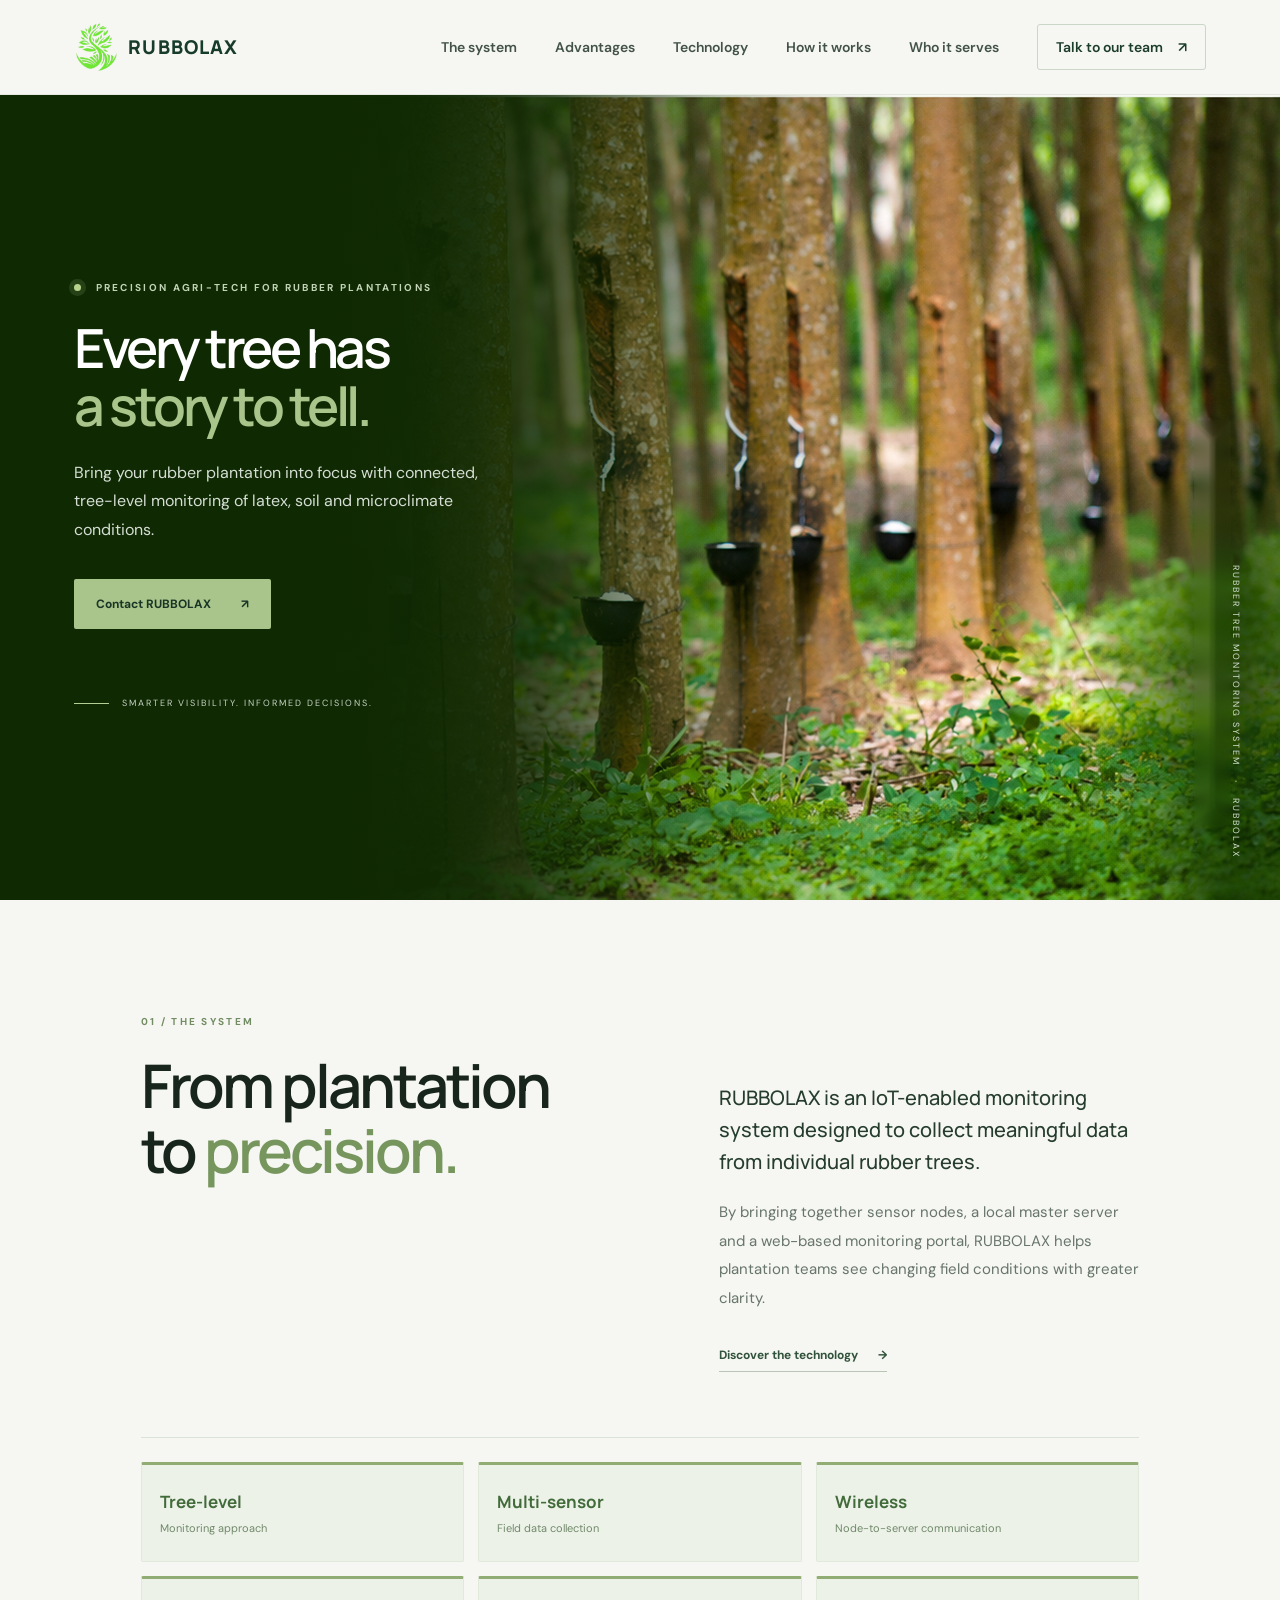
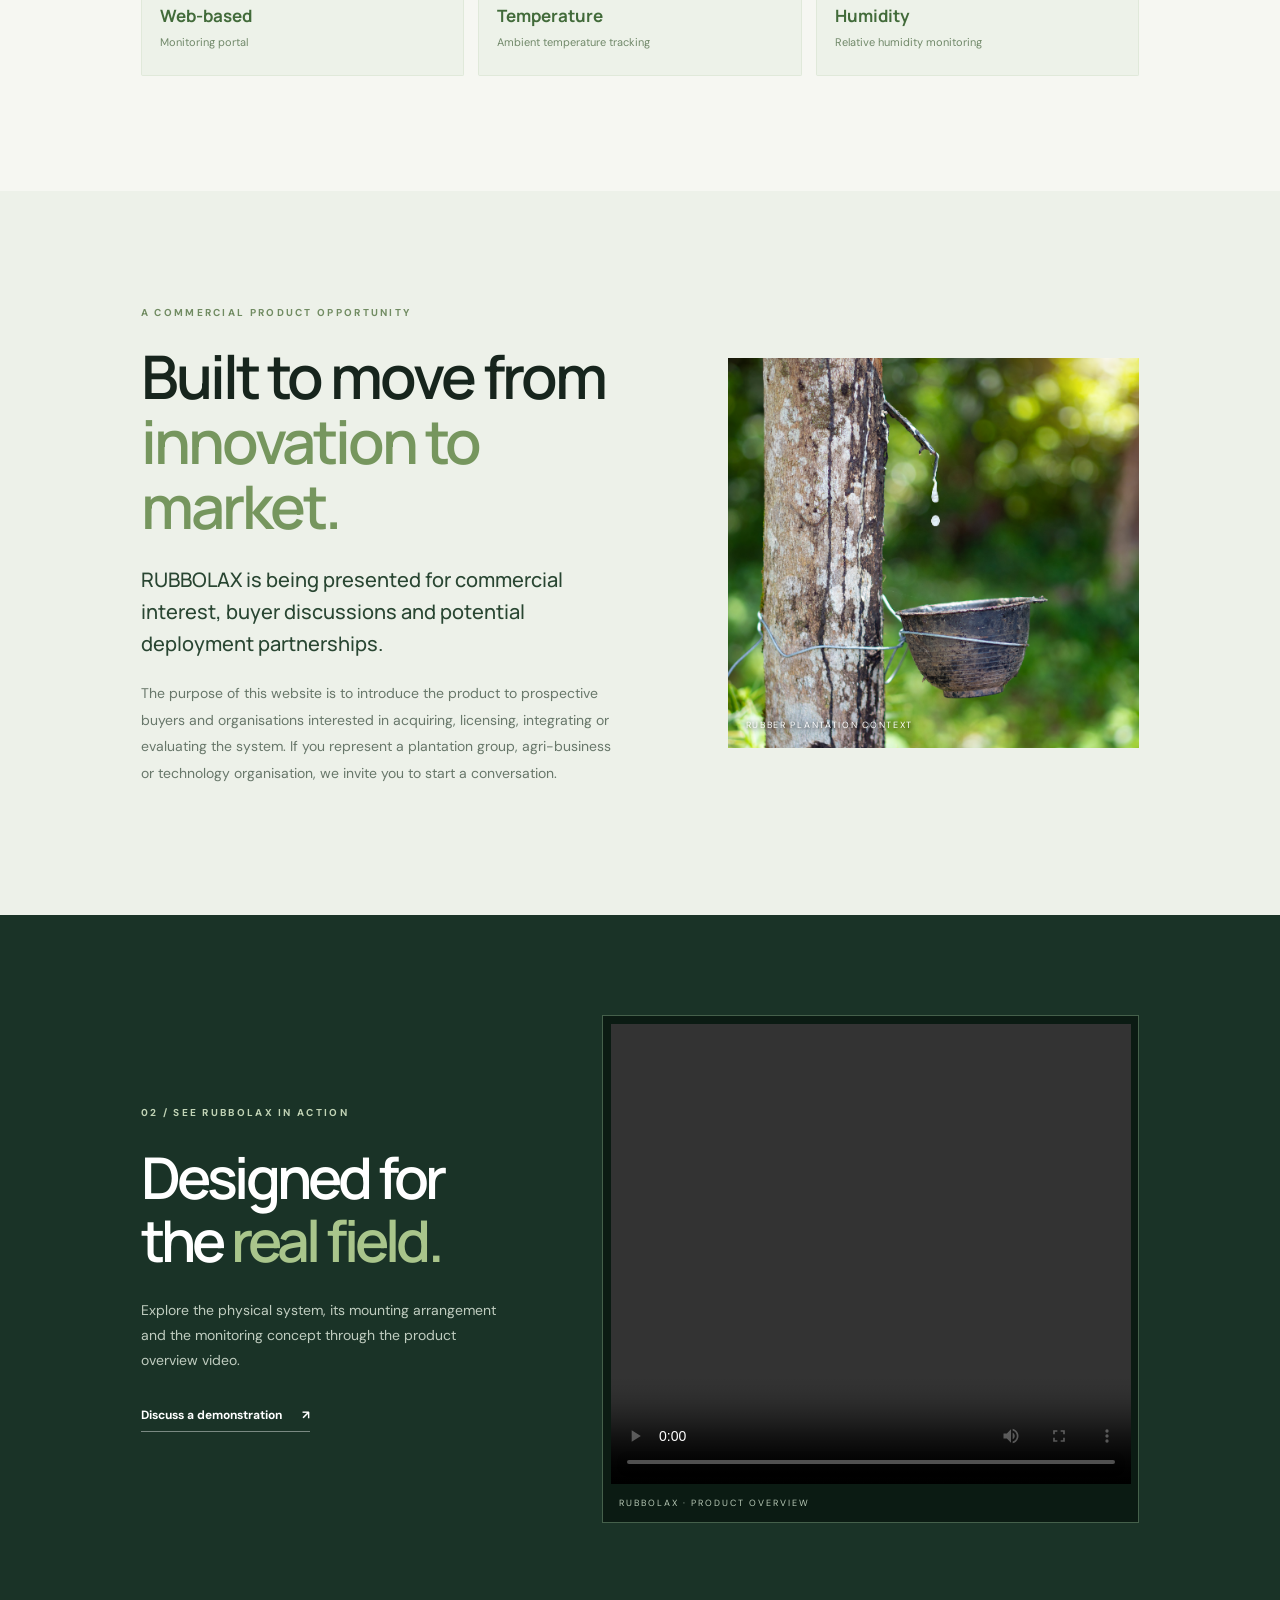
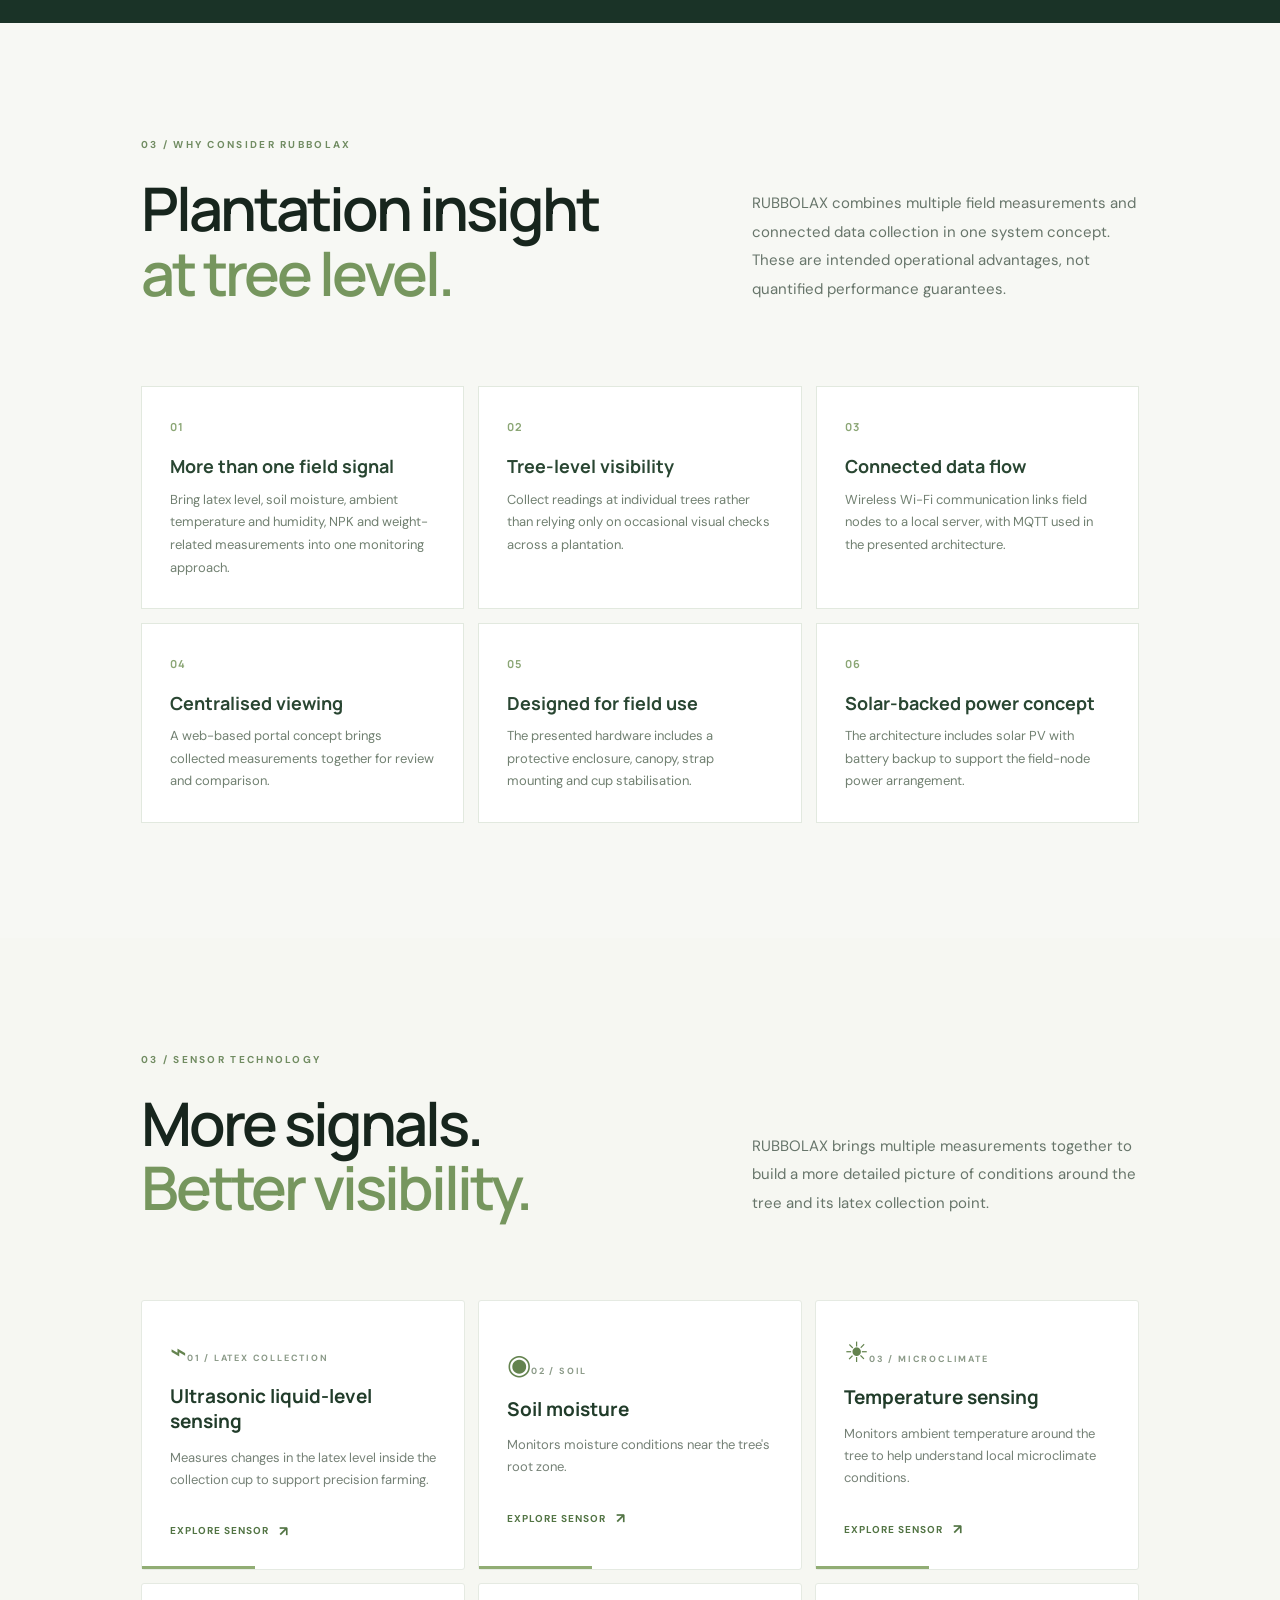
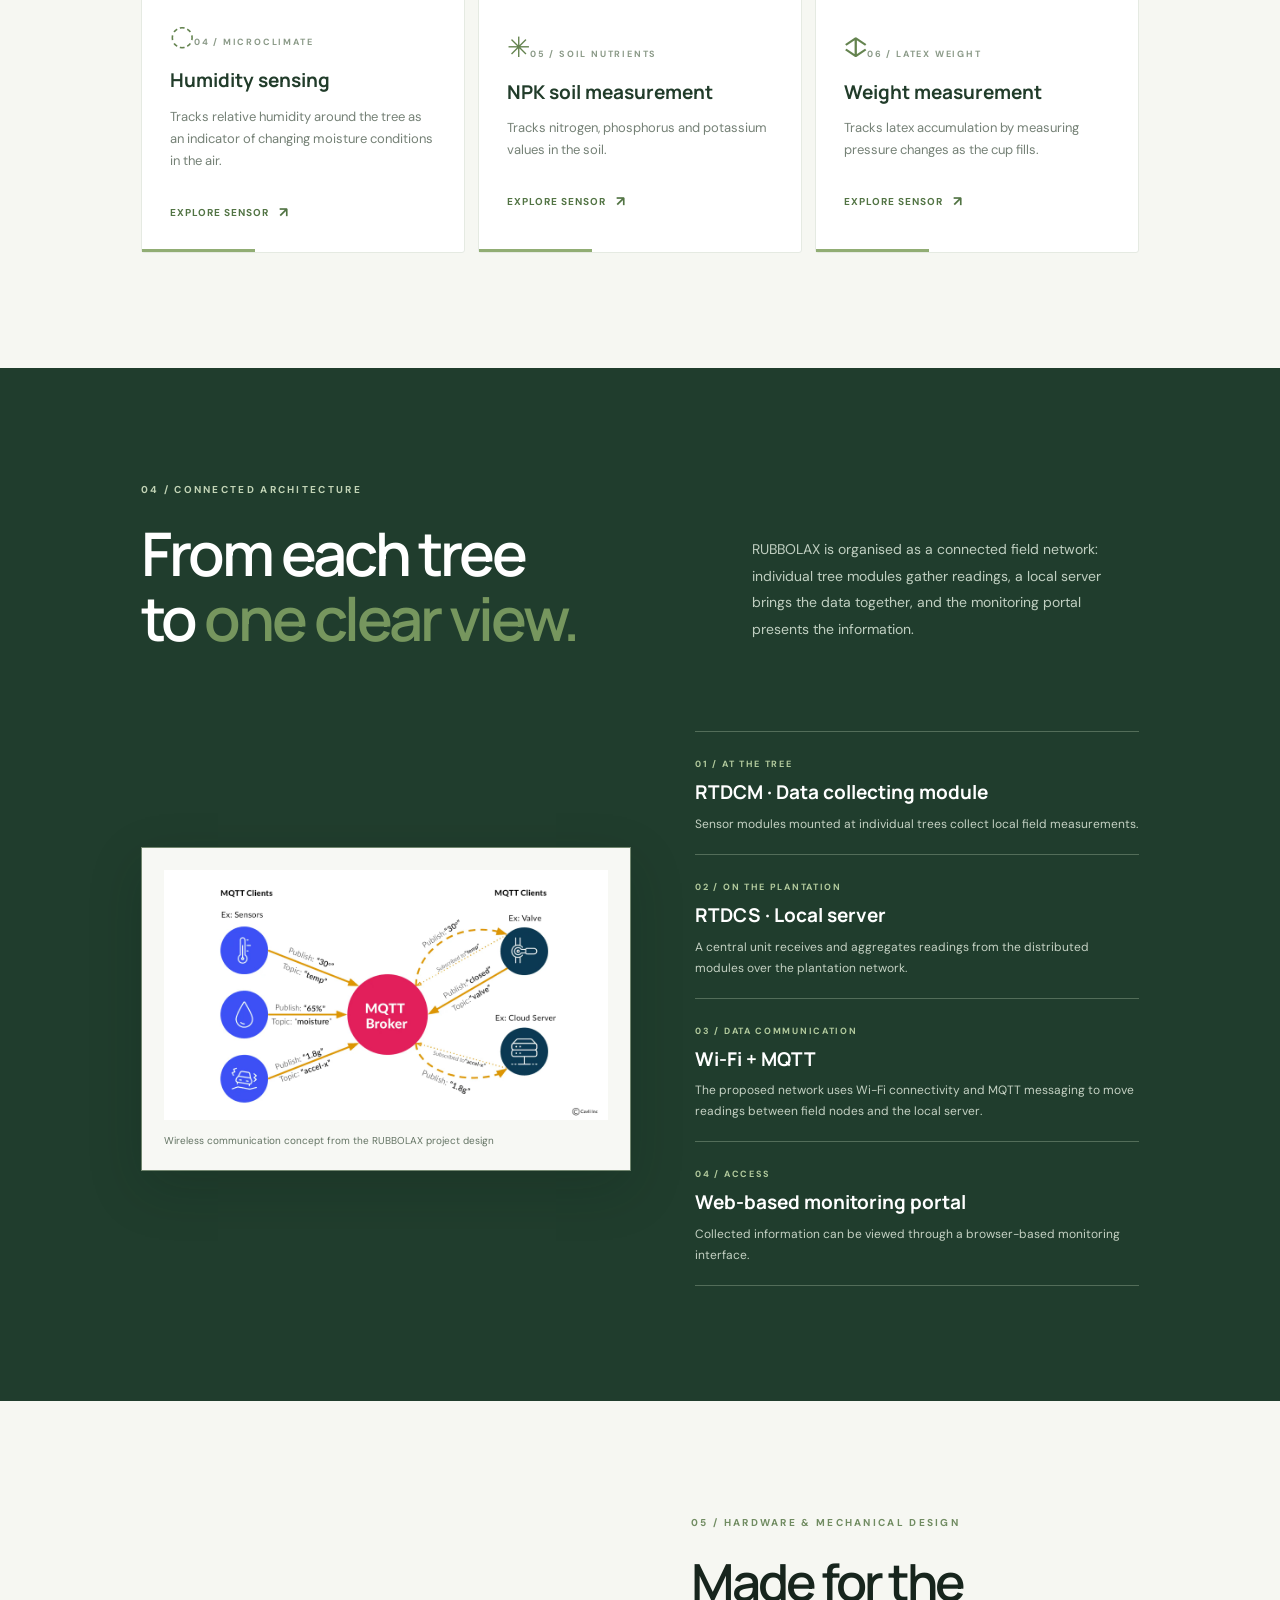
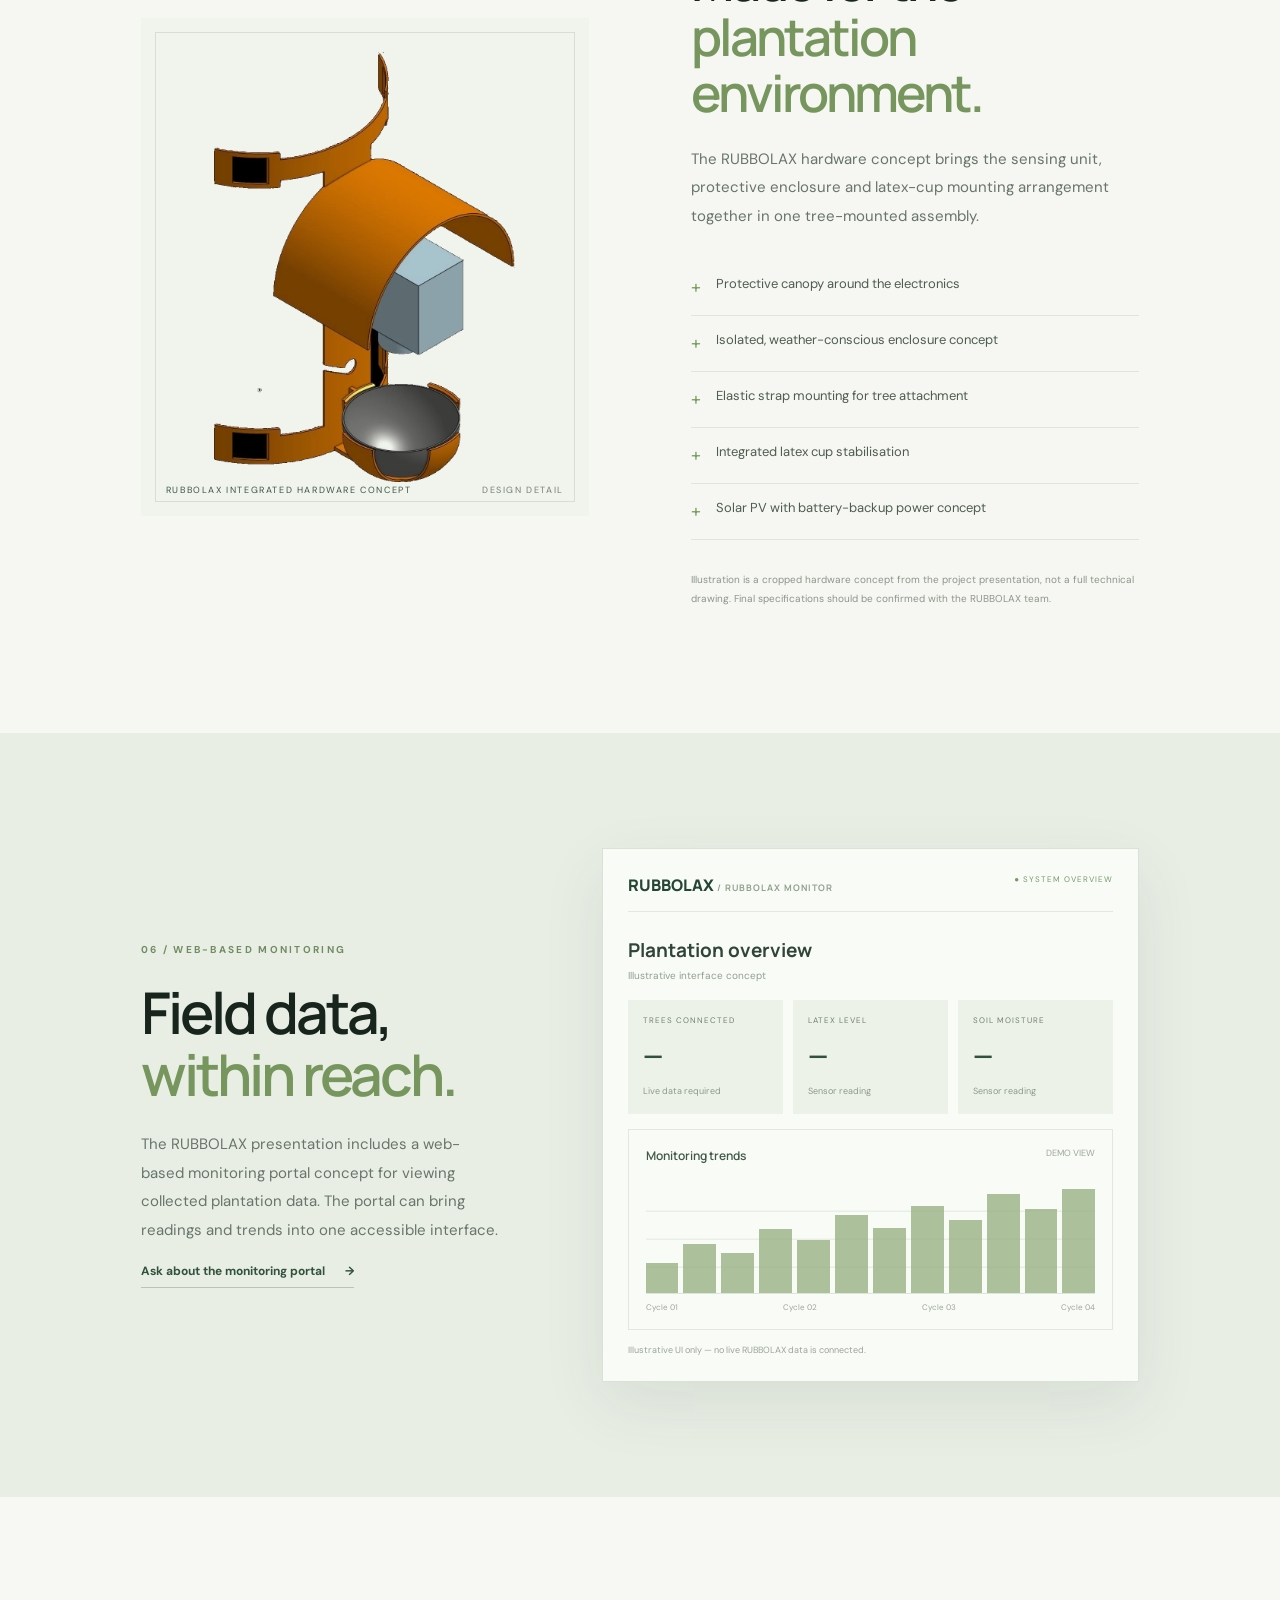
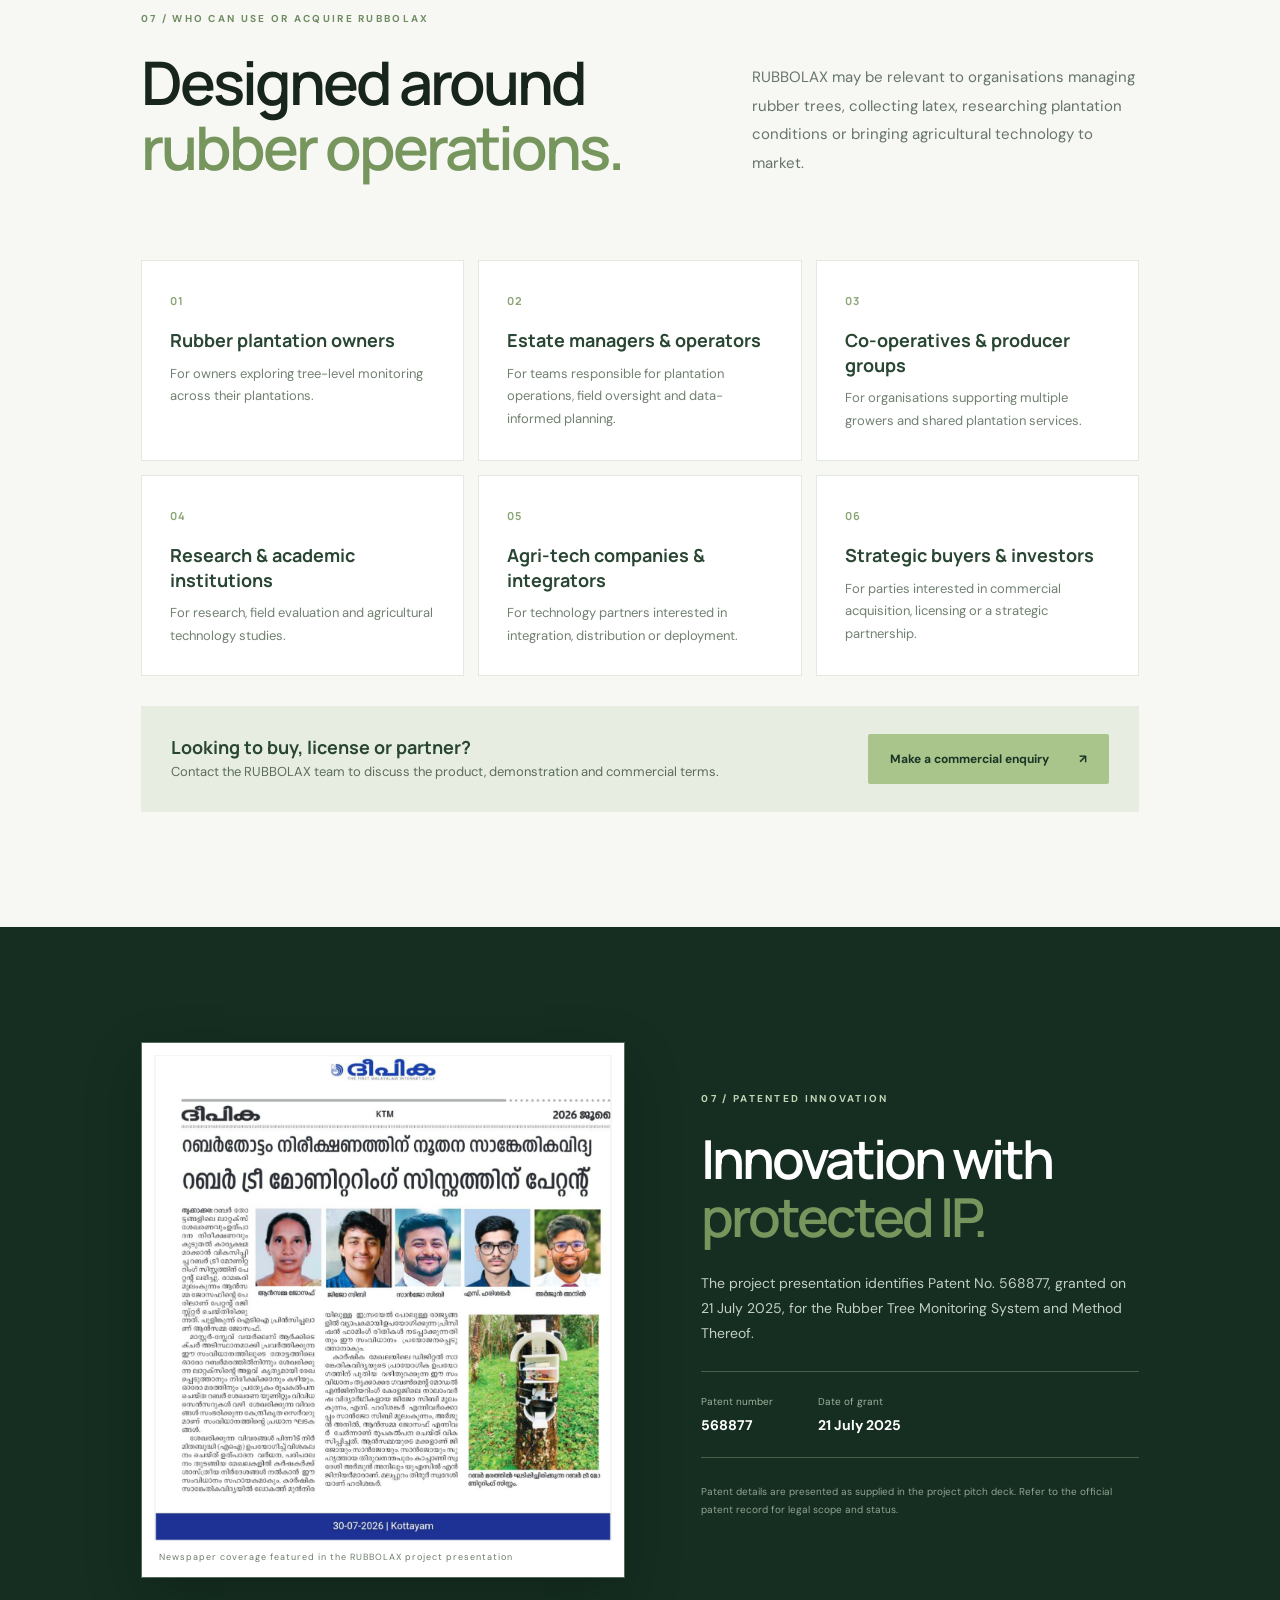
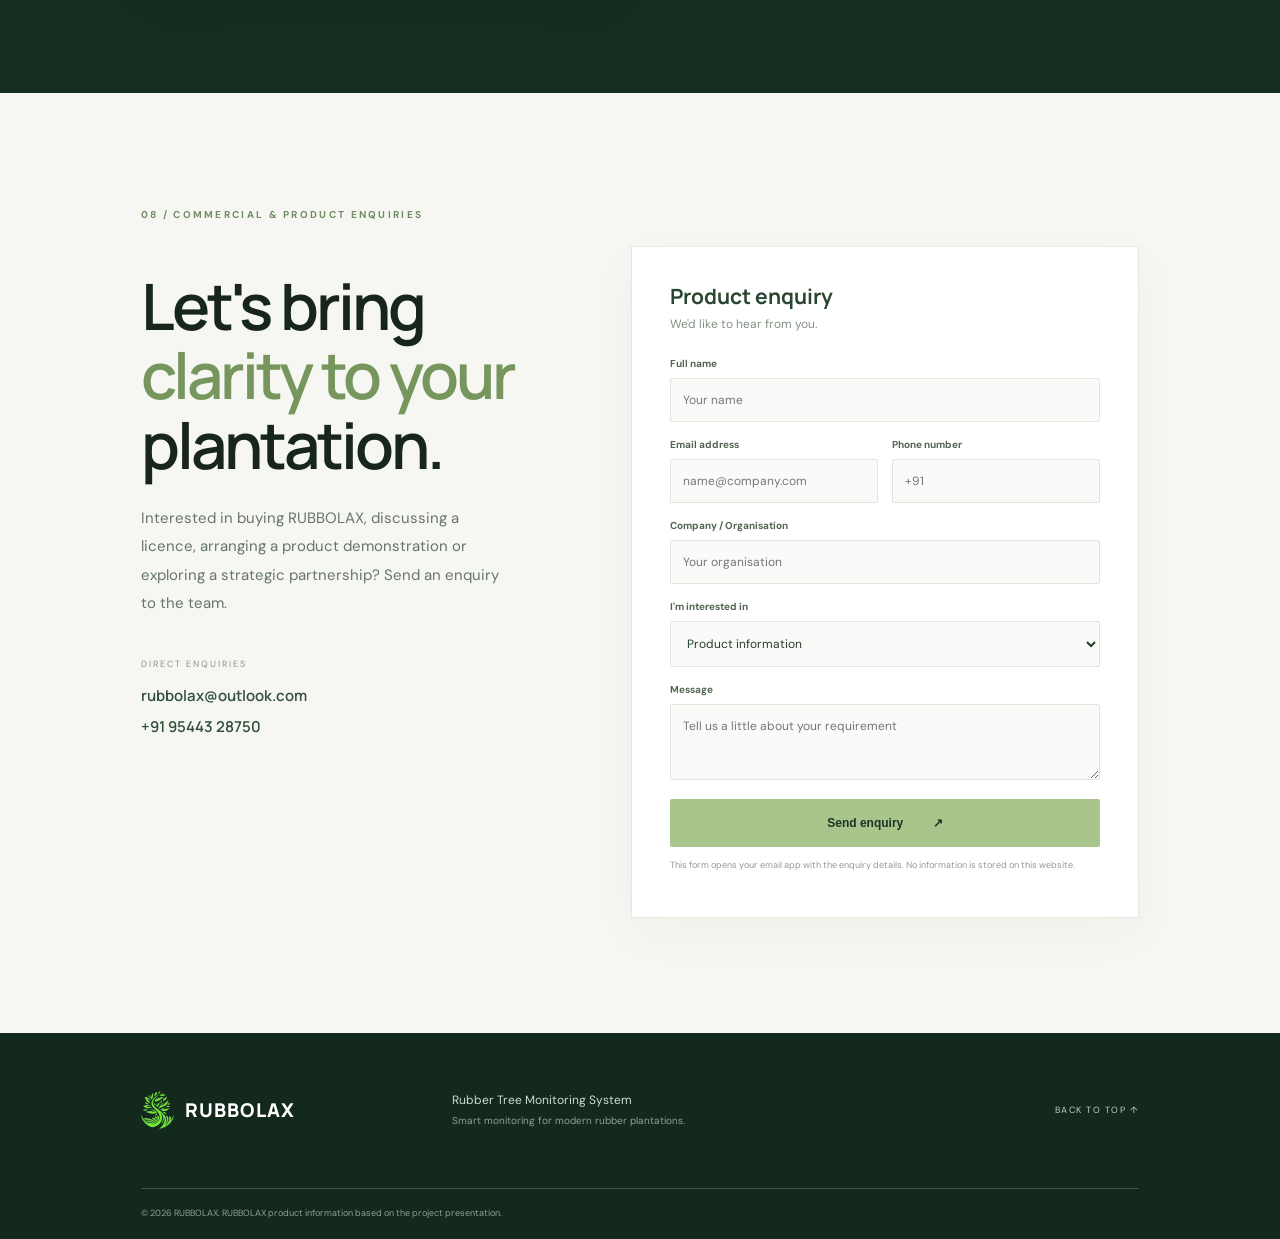
<file: index.html>
<!DOCTYPE html>
<html lang="en">
<head>
  <meta charset="UTF-8">
  <meta name="viewport" content="width=device-width, initial-scale=1.0">
  <meta name="description" content="RUBBOLAX — Rubber Tree Monitoring System. Smart, connected monitoring for modern rubber plantations.">
  <title>RUBBOLAX | Rubber Tree Monitoring System</title>
  <link rel="preconnect" href="https://fonts.googleapis.com">
  <link rel="preconnect" href="https://fonts.gstatic.com" crossorigin>
  <link href="https://fonts.googleapis.com/css2?family=DM+Sans:wght@400;500;600;700&family=Manrope:wght@400;500;600;700;800&display=swap" rel="stylesheet">
  <link rel="stylesheet" href="style.css">
</head>
<body>
<header class="site-header">
  <a class="wordmark brand-lockup" href="#home" aria-label="RUBBOLAX home"><img src="assets/rubbolax-mark.png" alt=""><span>RUBBOLAX</span></a>
  <button class="menu-toggle" aria-label="Open navigation" aria-expanded="false"><i></i><i></i></button>
  <nav class="nav">
    <a href="#system">The system</a><a href="#advantages">Advantages</a><a href="#technology">Technology</a><a href="#how">How it works</a><a href="#buyers">Who it serves</a>
    <a class="nav-cta" href="#contact">Talk to our team <span>↗</span></a>
  </nav>
</header>

<main>
<section class="hero" id="home">
  <div class="hero-image"></div><div class="hero-shade"></div>
  <div class="hero-content">
    <div class="eyebrow light"><span class="pulse"></span> PRECISION AGRI-TECH FOR RUBBER PLANTATIONS</div>
    <h1>Every tree has<br><em>a story to tell.</em></h1>
    <p>Bring your rubber plantation into focus with connected, tree-level monitoring of latex, soil and microclimate conditions.</p>
    <div class="hero-actions"><a class="btn btn-primary" href="#contact">Contact RUBBOLAX <span>↗</span></a></div>
    <div class="hero-proof"><span class="proof-line"></span><span>SMARTER VISIBILITY. INFORMED DECISIONS.</span></div>
  </div>
  <div class="hero-side-note">RUBBER TREE MONITORING SYSTEM <b>·</b> RUBBOLAX</div>
</section>

<section class="intro section" id="system">
  <div class="section-kicker">01 / THE SYSTEM</div>
  <div class="intro-grid">
    <div><h2>From plantation<br>to <em>precision.</em></h2></div>
    <div class="intro-copy"><p class="lead">RUBBOLAX is an IoT-enabled monitoring system designed to collect meaningful data from individual rubber trees.</p><p>By bringing together sensor nodes, a local master server and a web-based monitoring portal, RUBBOLAX helps plantation teams see changing field conditions with greater clarity.</p><a class="text-link dark-link" href="#technology">Discover the technology <span>→</span></a></div>
  </div>
  <div class="stat-strip">
    <div><strong>Tree-level</strong><span>Monitoring approach</span></div><div><strong>Multi-sensor</strong><span>Field data collection</span></div><div><strong>Wireless</strong><span>Node-to-server communication</span></div><div><strong>Web-based</strong><span>Monitoring portal</span></div><div><strong>Temperature</strong><span>Ambient temperature tracking</span></div><div><strong>Humidity</strong><span>Relative humidity monitoring</span></div>
  </div>
</section>

<section class="commercial section" id="commercial">
  <div class="commercial-copy"><div class="section-kicker">A COMMERCIAL PRODUCT OPPORTUNITY</div><h2>Built to move from<br><em>innovation to market.</em></h2><p class="lead">RUBBOLAX is being presented for commercial interest, buyer discussions and potential deployment partnerships.</p><p>The purpose of this website is to introduce the product to prospective buyers and organisations interested in acquiring, licensing, integrating or evaluating the system. If you represent a plantation group, agri-business or technology organisation, we invite you to start a conversation.</p></div>
  <div class="commercial-image"><img src="assets/rubber.jpg" alt="Rubber trees in a plantation"><span>RUBBER PLANTATION CONTEXT</span></div>
</section>

<section class="video-section">
  <div class="video-copy"><div class="section-kicker light">02 / SEE RUBBOLAX IN ACTION</div><h2>Designed for<br>the <em>real field.</em></h2><p>Explore the physical system, its mounting arrangement and the monitoring concept through the product overview video.</p><a href="#contact" class="text-link light-link">Discuss a demonstration <span>↗</span></a></div>
  <div class="video-stack">
    <div class="video-frame"><video controls preload="metadata" playsinline><source src="assets/rubbolax-product-overview.mp4" type="video/mp4">Your browser does not support MP4 playback. Please try a current version of Chrome, Edge or Firefox.</video><span class="video-label">RUBBOLAX · PRODUCT OVERVIEW</span></div>
  </div>
</section>

<section class="advantages section" id="advantages">
  <div class="section-kicker">03 / WHY CONSIDER RUBBOLAX</div>
  <div class="section-heading"><h2>Plantation insight<br><em>at tree level.</em></h2><p>RUBBOLAX combines multiple field measurements and connected data collection in one system concept. These are intended operational advantages, not quantified performance guarantees.</p></div>
  <div class="advantage-grid">
    <article><b>01</b><h3>More than one field signal</h3><p>Bring latex level, soil moisture, ambient temperature and humidity, NPK and weight-related measurements into one monitoring approach.</p></article>
    <article><b>02</b><h3>Tree-level visibility</h3><p>Collect readings at individual trees rather than relying only on occasional visual checks across a plantation.</p></article>
    <article><b>03</b><h3>Connected data flow</h3><p>Wireless Wi-Fi communication links field nodes to a local server, with MQTT used in the presented architecture.</p></article>
    <article><b>04</b><h3>Centralised viewing</h3><p>A web-based portal concept brings collected measurements together for review and comparison.</p></article>
    <article><b>05</b><h3>Designed for field use</h3><p>The presented hardware includes a protective enclosure, canopy, strap mounting and cup stabilisation.</p></article>
    <article><b>06</b><h3>Solar-backed power concept</h3><p>The architecture includes solar PV with battery backup to support the field-node power arrangement.</p></article>
  </div>
</section>

<section class="technology section" id="technology">
  <div class="section-kicker">03 / SENSOR TECHNOLOGY</div>
  <div class="section-heading"><h2>More signals.<br><em>Better visibility.</em></h2><p>RUBBOLAX brings multiple measurements together to build a more detailed picture of conditions around the tree and its latex collection point.</p></div>
  <div class="sensor-grid">
    <button type="button" class="sensor-card" data-sensor="ultrasonic" aria-haspopup="dialog" aria-controls="sensor-dialog"><span class="sensor-icon" aria-hidden="true">⌁</span><span class="card-index">01 / LATEX COLLECTION</span><h3>Ultrasonic liquid-level sensing</h3><p>Measures changes in the latex level inside the collection cup to support precision farming.</p><span class="sensor-card-link">Explore sensor <span aria-hidden="true">↗</span></span><span class="sensor-line"></span></button>
    <button type="button" class="sensor-card" data-sensor="moisture" aria-haspopup="dialog" aria-controls="sensor-dialog"><span class="sensor-icon" aria-hidden="true">◉</span><span class="card-index">02 / SOIL</span><h3>Soil moisture</h3><p>Monitors moisture conditions near the tree's root zone.</p><span class="sensor-card-link">Explore sensor <span aria-hidden="true">↗</span></span><span class="sensor-line"></span></button>
    <button type="button" class="sensor-card" data-sensor="temperature" aria-haspopup="dialog" aria-controls="sensor-dialog"><span class="sensor-icon" aria-hidden="true">☀</span><span class="card-index">03 / MICROCLIMATE</span><h3>Temperature sensing</h3><p>Monitors ambient temperature around the tree to help understand local microclimate conditions.</p><span class="sensor-card-link">Explore sensor <span aria-hidden="true">↗</span></span><span class="sensor-line"></span></button>
    <button type="button" class="sensor-card" data-sensor="humidity" aria-haspopup="dialog" aria-controls="sensor-dialog"><span class="sensor-icon" aria-hidden="true">◌</span><span class="card-index">04 / MICROCLIMATE</span><h3>Humidity sensing</h3><p>Tracks relative humidity around the tree as an indicator of changing moisture conditions in the air.</p><span class="sensor-card-link">Explore sensor <span aria-hidden="true">↗</span></span><span class="sensor-line"></span></button>
    <button type="button" class="sensor-card" data-sensor="npk" aria-haspopup="dialog" aria-controls="sensor-dialog"><span class="sensor-icon" aria-hidden="true">✳</span><span class="card-index">05 / SOIL NUTRIENTS</span><h3>NPK soil measurement</h3><p>Tracks nitrogen, phosphorus and potassium values in the soil.</p><span class="sensor-card-link">Explore sensor <span aria-hidden="true">↗</span></span><span class="sensor-line"></span></button>
    <button type="button" class="sensor-card" data-sensor="weight" aria-haspopup="dialog" aria-controls="sensor-dialog"><span class="sensor-icon" aria-hidden="true">↕</span><span class="card-index">06 / LATEX WEIGHT</span><h3>Weight measurement</h3><p>Tracks latex accumulation by measuring pressure changes as the cup fills.</p><span class="sensor-card-link">Explore sensor <span aria-hidden="true">↗</span></span><span class="sensor-line"></span></button>
  </div>
</section>

<section class="architecture section" id="how">
  <div class="section-kicker light">04 / CONNECTED ARCHITECTURE</div>
  <div class="architecture-head"><h2>From each tree<br>to <em>one clear view.</em></h2><p>RUBBOLAX is organised as a connected field network: individual tree modules gather readings, a local server brings the data together, and the monitoring portal presents the information.</p></div>
  <div class="architecture-showcase">
    <figure class="architecture-visual"><img src="assets/rtms-wireless-architecture.jpg" alt="Cropped wireless architecture diagram showing sensor nodes communicating through an MQTT broker to a local server"><figcaption>Wireless communication concept from the RUBBOLAX project design</figcaption></figure>
    <div class="architecture-details">
      <article><span>01 / AT THE TREE</span><h3>RTDCM · Data collecting module</h3><p>Sensor modules mounted at individual trees collect local field measurements.</p></article>
      <article><span>02 / ON THE PLANTATION</span><h3>RTDCS · Local server</h3><p>A central unit receives and aggregates readings from the distributed modules over the plantation network.</p></article>
      <article><span>03 / DATA COMMUNICATION</span><h3>Wi-Fi + MQTT</h3><p>The proposed network uses Wi-Fi connectivity and MQTT messaging to move readings between field nodes and the local server.</p></article>
      <article><span>04 / ACCESS</span><h3>Web-based monitoring portal</h3><p>Collected information can be viewed through a browser-based monitoring interface.</p></article>
    </div>
  </div>
</section>

<section class="build section">
  <div class="build-image hardware-visual"><img src="assets/rtms-hardware-exploded.png" alt="Exploded concept rendering of the RUBBOLAX canopy, electronics enclosure, mounting straps and latex cup assembly"><div class="image-caption">RUBBOLAX INTEGRATED HARDWARE CONCEPT <span>DESIGN DETAIL</span></div></div>
  <div class="build-copy"><div class="section-kicker">05 / HARDWARE & MECHANICAL DESIGN</div><h2>Made for the<br><em>plantation environment.</em></h2><p>The RUBBOLAX hardware concept brings the sensing unit, protective enclosure and latex-cup mounting arrangement together in one tree-mounted assembly.</p>
    <ul class="check-list"><li><span>+</span> Protective canopy around the electronics</li><li><span>+</span> Isolated, weather-conscious enclosure concept</li><li><span>+</span> Elastic strap mounting for tree attachment</li><li><span>+</span> Integrated latex cup stabilisation</li><li><span>+</span> Solar PV with battery-backup power concept</li></ul>
    <p class="small-note">Illustration is a cropped hardware concept from the project presentation, not a full technical drawing. Final specifications should be confirmed with the RUBBOLAX team.</p>
  </div>
</section>

<section class="portal section">
  <div class="portal-copy"><div class="section-kicker">06 / WEB-BASED MONITORING</div><h2>Field data,<br><em>within reach.</em></h2><p>The RUBBOLAX presentation includes a web-based monitoring portal concept for viewing collected plantation data. The portal can bring readings and trends into one accessible interface.</p><a class="text-link dark-link" href="#contact">Ask about the monitoring portal <span>→</span></a></div>
  <div class="dashboard">
    <div class="dash-top"><span class="dash-brand">RUBBOLAX <b>/ RUBBOLAX MONITOR</b></span><span class="live-dot">● SYSTEM OVERVIEW</span></div>
    <div class="dash-title">Plantation overview <small>Illustrative interface concept</small></div>
    <div class="dash-cards"><div><small>TREES CONNECTED</small><b>—</b><span>Live data required</span></div><div><small>LATEX LEVEL</small><b>—</b><span>Sensor reading</span></div><div><small>SOIL MOISTURE</small><b>—</b><span>Sensor reading</span></div></div>
    <div class="chart-box"><div class="chart-head">Monitoring trends <span>DEMO VIEW</span></div><div class="chart"><i></i><i></i><i></i><i></i><i></i><i></i><i></i><i></i><i></i><i></i><i></i><i></i></div><div class="chart-labels"><span>Cycle 01</span><span>Cycle 02</span><span>Cycle 03</span><span>Cycle 04</span></div></div>
    <p class="dash-disclaimer">Illustrative UI only — no live RUBBOLAX data is connected.</p>
  </div>
</section>

<section class="buyers section" id="buyers">
  <div class="section-kicker">07 / WHO CAN USE OR ACQUIRE RUBBOLAX</div>
  <div class="section-heading"><h2>Designed around<br><em>rubber operations.</em></h2><p>RUBBOLAX may be relevant to organisations managing rubber trees, collecting latex, researching plantation conditions or bringing agricultural technology to market.</p></div>
  <div class="buyer-grid">
    <article><span>01</span><h3>Rubber plantation owners</h3><p>For owners exploring tree-level monitoring across their plantations.</p></article>
    <article><span>02</span><h3>Estate managers & operators</h3><p>For teams responsible for plantation operations, field oversight and data-informed planning.</p></article>
    <article><span>03</span><h3>Co-operatives & producer groups</h3><p>For organisations supporting multiple growers and shared plantation services.</p></article>
    <article><span>04</span><h3>Research & academic institutions</h3><p>For research, field evaluation and agricultural technology studies.</p></article>
    <article><span>05</span><h3>Agri-tech companies & integrators</h3><p>For technology partners interested in integration, distribution or deployment.</p></article>
    <article><span>06</span><h3>Strategic buyers & investors</h3><p>For parties interested in commercial acquisition, licensing or a strategic partnership.</p></article>
  </div>
  <div class="buyer-cta"><p><b>Looking to buy, license or partner?</b><br>Contact the RUBBOLAX team to discuss the product, demonstration and commercial terms.</p><a class="btn btn-primary" href="#contact">Make a commercial enquiry <span>↗</span></a></div>
</section>

<section class="patent section" id="patent">
  <figure class="patent-visual"><img src="assets/patent-newspaper-clipping.png" alt="Newspaper coverage of the Rubber Tree Monitoring System patent and its innovators"><figcaption>Newspaper coverage featured in the RUBBOLAX project presentation</figcaption></figure>
  <div class="patent-copy"><div class="section-kicker light">07 / PATENTED INNOVATION</div><h2>Innovation with<br><em>protected IP.</em></h2><p>The project presentation identifies Patent No. 568877, granted on 21 July 2025, for the Rubber Tree Monitoring System and Method Thereof.</p><div class="patent-meta"><span>Patent number <b>568877</b></span><span>Date of grant <b>21 July 2025</b></span></div><p class="patent-note">Patent details are presented as supplied in the project pitch deck. Refer to the official patent record for legal scope and status.</p></div>
</section>

<div class="sensor-dialog-backdrop" id="sensor-dialog" aria-hidden="true">
  <section class="sensor-dialog" role="dialog" aria-modal="true" aria-labelledby="sensor-dialog-title" aria-describedby="sensor-dialog-description">
    <button type="button" class="sensor-dialog-close" aria-label="Close sensor details">×</button>
    <div class="sensor-dialog-visual"><span id="sensor-dialog-icon" aria-hidden="true">⌁</span><small id="sensor-dialog-category">LATEX COLLECTION</small></div>
    <div class="sensor-dialog-content"><div class="section-kicker">RUBBOLAX SENSOR DETAIL</div><h2 id="sensor-dialog-title">Ultrasonic liquid-level sensing</h2><p id="sensor-dialog-description"></p><div class="sensor-dialog-info"><span>WHAT IT HELPS MONITOR</span><p id="sensor-dialog-purpose"></p></div><p class="sensor-dialog-note">Sensor function and placement are described from the RUBBOLAX project presentation.</p></div>
  </section>
</div>

<section class="contact section" id="contact">
  <div class="section-kicker">08 / COMMERCIAL & PRODUCT ENQUIRIES</div>
  <div class="contact-grid"><div><h2>Let's bring<br><em>clarity to your</em><br>plantation.</h2><p>Interested in buying RUBBOLAX, discussing a licence, arranging a product demonstration or exploring a strategic partnership? Send an enquiry to the team.</p><div class="contact-details"><span>DIRECT ENQUIRIES</span><a href="mailto:rubbolax@outlook.com">rubbolax@outlook.com</a><a href="tel:+919544328750">+91 95443 28750</a></div></div>
  <form id="enquiry-form" class="enquiry-form">
    <div class="form-title">Product enquiry <span>We'd like to hear from you.</span></div>
    <label>Full name<input name="name" required placeholder="Your name"></label>
    <div class="form-row"><label>Email address<input type="email" name="email" required placeholder="name@company.com"></label><label>Phone number<input type="tel" name="phone" placeholder="+91"></label></div>
    <label>Company / Organisation <input name="company" placeholder="Your organisation"></label>
    <label>I'm interested in<select name="interest"><option>Product information</option><option>Request a demonstration</option><option>Commercial purchase / buyer enquiry</option><option>Licensing / acquisition discussion</option><option>Partnership / investment</option><option>Other</option></select></label>
    <label>Message<textarea name="message" rows="3" placeholder="Tell us a little about your requirement"></textarea></label>
    <button class="btn btn-primary submit-btn" type="submit">Send enquiry <span>↗</span></button>
    <p class="form-note" id="form-note">This form opens your email app with the enquiry details. No information is stored on this website.</p>
  </form></div>
</section>
</main>
<footer><a class="wordmark footer-mark brand-lockup" href="#home"><img src="assets/rubbolax-mark.png" alt="RUBBOLAX Logo"><span>RUBBOLAX</span></a><p>Rubber Tree Monitoring System<br><small>Smart monitoring for modern rubber plantations.</small></p><a href="#home" class="back-top">BACK TO TOP ↑</a><div class="copyright">© 2026 RUBBOLAX. RUBBOLAX product information based on the project presentation.</div></footer>
<script src="script.js"></script>
</body>
</html>
</file>
<file: style.css>
*{box-sizing:border-box}html{scroll-behavior:smooth;scroll-padding-top:86px}body{margin:0;color:#17251d;background:#f6f7f2;font-family:"DM Sans",sans-serif}a{color:inherit;text-decoration:none}.site-header{height:82px;padding:0 7vw;display:flex;align-items:center;justify-content:space-between;background:#f6f7f2;position:sticky;top:0;z-index:20;border-bottom:1px solid #e3e8df}.wordmark{font:800 27px Manrope,sans-serif;letter-spacing:-2px;color:#183c2b}.wordmark span{color:#9ab86c}.nav{display:flex;align-items:center;gap:34px;font-size:13px;font-weight:600;color:#425248}.nav a:hover{color:#789a54}.nav-cta{padding:13px 18px;border:1px solid #cbd5c8;border-radius:3px;color:#1d3d2b}.nav-cta span{margin-left:12px}.menu-toggle{display:none}.hero{height:min(760px,calc(100vh - 82px));min-height:610px;position:relative;display:flex;align-items:center;overflow:hidden;background:#1b3428}.hero-image{position:absolute;inset:0;background:url("assets/rubber-plantation-hero.jpg") center 48%/cover;transform:scale(1.0)}.hero-shade{position:absolute;inset:0;background:linear-gradient(90deg,rgba(8,28,19,.88) 0%,rgba(8,28,19,.66) 48%,rgba(8,28,19,.18) 100%)}.hero-content{position:relative;z-index:1;color:white;margin-left:11vw;max-width:650px;padding:60px 25px 70px 0}.eyebrow,.section-kicker{font-size:10px;letter-spacing:2.3px;font-weight:700;color:#718c62}.eyebrow.light,.section-kicker.light{color:#c2d4b6}.pulse{display:inline-block;width:7px;height:7px;background:#b8d28d;border-radius:50%;margin-right:10px;box-shadow:0 0 0 5px #b8d28d24}.hero h1,h2{font:600 clamp(42px,5.6vw,76px)/1.08 Manrope,sans-serif;letter-spacing:-3.8px;margin:27px 0}.hero h1 em,h2 em{font-style:normal;color:#a9c58b}.hero-content>p{font-size:17px;line-height:1.8;color:#d5ded4;max-width:530px}.hero-actions{display:flex;align-items:center;gap:30px;margin-top:34px}.btn{display:inline-flex;align-items:center;justify-content:center;gap:30px;padding:17px 22px;border:0;border-radius:2px;font-weight:700;font-size:12px;cursor:pointer}.btn-primary{background:#a9c58b;color:#193526}.btn-primary:hover{background:#c1d7a7}.text-link{display:inline-flex;gap:20px;align-items:center;font-weight:700;font-size:12px;border-bottom:1px solid;padding-bottom:8px}.light-link{color:white;border-color:#ffffff6b}.dark-link{color:#31523b;border-color:#b9c6b5}.hero-proof{display:flex;align-items:center;gap:13px;margin-top:75px;color:#c6d2c3;font-size:9px;letter-spacing:2px}.proof-line{width:35px;height:1px;background:#b5ce96}.hero-side-note{position:absolute;right:3vw;bottom:45px;writing-mode:vertical-rl;color:#d5dfd2;font-size:9px;letter-spacing:2px}.hero-side-note b{padding:10px 0;color:#a9c58b}.section{padding:115px 11vw}.intro-grid{display:grid;grid-template-columns:1.1fr 1fr;gap:9vw;align-items:start}.intro h2,.section h2{font-size:clamp(40px,4.7vw,62px);margin:25px 0;letter-spacing:-3px}.intro h2 em,.section h2 em{color:#76965e}.intro-copy{padding-top:34px;max-width:500px}.intro-copy p,.section-heading p,.build-copy>p,.portal-copy>p,.contact-grid>div>p{font-size:15px;line-height:1.9;color:#67756a}.intro-copy .lead{font:500 20px/1.6 Manrope;color:#263d2e}.intro-copy .text-link{margin-top:20px}.stat-strip{display:grid;grid-template-columns:repeat(4,1fr);border-top:1px solid #dbe2d7;margin-top:85px;padding-top:27px;gap:20px}.stat-strip div{display:flex;flex-direction:column;gap:8px}.stat-strip strong{font:700 18px Manrope;color:#274832}.stat-strip span{font-size:11px;color:#7a887c}.video-section{background:#1a3327;color:#fff;padding:100px 11vw;display:grid;grid-template-columns:.8fr 1.2fr;gap:8vw;align-items:center}.video-copy h2{font-size:clamp(42px,4.5vw,60px)}.video-copy p{color:#c0cdc0;line-height:1.8;font-size:14px;max-width:370px;margin-bottom:30px}.video-stack{display:grid;gap:20px}.video-frame{position:relative;background:#0b1b13;border:1px solid #45604b;padding:8px}.video-frame video{display:block;width:100%;max-height:340px;background:#0b1b13;object-fit:contain}.video-label{display:block;padding:12px 8px 5px;font-size:9px;letter-spacing:2px;color:#b8c9b6}.second-video video{max-height:260px}.technology{background:#f6f7f2}.section-heading{display:grid;grid-template-columns:1fr .8fr;gap:10vw;align-items:end;margin-bottom:55px}.section-heading p{max-width:420px;padding-bottom:13px}.sensor-grid{display:grid;grid-template-columns:repeat(3,1fr);gap:13px}.sensor-card{background:#fff;padding:30px 28px 28px;min-height:270px;position:relative;border:1px solid #e5eae2;transition:transform .25s,box-shadow .25s}.sensor-card:hover{transform:translateY(-5px);box-shadow:0 15px 35px #203d2910}.sensor-card.featured{background:#e7eee1}.sensor-icon{font-size:28px;color:#64834f;margin-bottom:24px}.card-index{font-size:9px;letter-spacing:1.8px;color:#8b9a88;font-weight:700}.sensor-card h3{font:700 19px/1.3 Manrope;color:#213c2a;margin:14px 0 10px}.sensor-card p{font-size:13px;line-height:1.7;color:#758176;max-width:290px}.sensor-line{position:absolute;bottom:0;left:0;width:35%;height:3px;background:#91ad74}.architecture{background:#203d2d;color:#fff}.architecture-head{display:grid;grid-template-columns:1fr .8fr;gap:10vw;align-items:end}.architecture-head h2{font-size:clamp(42px,4.7vw,62px)}.architecture-head p{font-size:14px;line-height:1.9;color:#c0cfc1;max-width:420px;padding-bottom:20px}.flow{display:grid;grid-template-columns:1fr 70px 1fr 70px 1fr;align-items:center;margin-top:65px}.flow-node{background:#2b4b37;border:1px solid #55715a;padding:27px 22px;min-height:230px;position:relative}.flow-number{position:absolute;right:18px;top:18px;font-size:10px;color:#9db98b}.node-symbol{font-size:32px;color:#b3cc96;margin:15px 0 22px}.flow-node h3{font:700 20px Manrope;margin:0 0 8px}.flow-node p{font-size:12px;line-height:1.5;color:#d4dfd3;min-height:38px}.flow-node small{font-size:10px;color:#a7c099}.flow-arrow{text-align:center;color:#b2cb96;font-size:25px}.flow-arrow small{display:block;font-size:9px;letter-spacing:1px;color:#9db19d;margin-top:9px}.architecture-foot{display:flex;justify-content:space-around;margin-top:20px;font-size:9px;letter-spacing:2px;color:#9fb29d}.build{display:grid;grid-template-columns:1fr 1fr;gap:8vw;align-items:center}.build-image{min-height:550px;position:relative;background:linear-gradient(0deg,#12281caa,transparent 40%),url("https://images.unsplash.com/photo-1518531933037-91b2f5f229cc?auto=format&fit=crop&w=1100&q=85") center/cover}.image-caption{position:absolute;bottom:25px;left:25px;right:25px;display:flex;justify-content:space-between;color:white;font-size:9px;letter-spacing:1.6px}.image-caption span{color:#d1e0c8}.build-copy h2{font-size:clamp(38px,4vw,55px)}.check-list{list-style:none;padding:0;margin:30px 0}.check-list li{display:flex;gap:15px;padding:14px 0;border-bottom:1px solid #dfe5db;font-size:13px;color:#4d5d50;line-height:1.5}.check-list li span{color:#779b5e;font-size:18px}.small-note{font-size:10px!important;color:#8b968a!important}.portal{background:#e9eee5;display:grid;grid-template-columns:.8fr 1.2fr;gap:8vw;align-items:center}.portal-copy h2{font-size:clamp(42px,4.5vw,60px)}.dashboard{background:#f9fbf7;padding:25px;box-shadow:0 22px 60px #203d2917;border:1px solid #d9e2d5}.dash-top{display:flex;justify-content:space-between;border-bottom:1px solid #e3e9e0;padding-bottom:15px}.dash-brand{font:800 16px Manrope;color:#254632}.dash-brand b{font-size:9px;letter-spacing:1px;color:#91a28d}.live-dot{font-size:8px;letter-spacing:1px;color:#77986a}.dash-title{font:700 19px Manrope;margin:25px 0 18px;color:#304536}.dash-title small{display:block;font:10px "DM Sans";color:#91a091;margin-top:6px}.dash-cards{display:grid;grid-template-columns:repeat(3,1fr);gap:10px}.dash-cards div{background:#edf2e9;padding:15px}.dash-cards small{font-size:8px;letter-spacing:1px;color:#71816f;display:block}.dash-cards b{font:700 26px Manrope;display:block;color:#31523a;margin:12px 0 5px}.dash-cards span{font-size:9px;color:#8c998b}.chart-box{border:1px solid #e1e8de;padding:17px;margin-top:15px}.chart-head{font:600 12px Manrope;color:#405a45;display:flex;justify-content:space-between}.chart-head span{font:9px "DM Sans";color:#9baa98}.chart{height:110px;margin-top:20px;display:flex;align-items:end;gap:5px;border-bottom:1px solid #dce5d9;background:repeating-linear-gradient(to bottom,transparent 0 26px,#e9eee7 27px 28px)}.chart i{display:block;flex:1;background:#9eb78b;height:var(--h);opacity:.85}.chart i:nth-child(1){--h:28%}.chart i:nth-child(2){--h:45%}.chart i:nth-child(3){--h:37%}.chart i:nth-child(4){--h:59%}.chart i:nth-child(5){--h:49%}.chart i:nth-child(6){--h:72%}.chart i:nth-child(7){--h:60%}.chart i:nth-child(8){--h:80%}.chart i:nth-child(9){--h:67%}.chart i:nth-child(10){--h:91%}.chart i:nth-child(11){--h:77%}.chart i:nth-child(12){--h:96%}.chart-labels{display:flex;justify-content:space-between;margin-top:8px;font-size:8px;color:#9aa698}.dash-disclaimer{font-size:9px;color:#9aa598;margin:14px 0 0}.patent{background:#152e21;color:white;display:grid;grid-template-columns:.7fr 1.3fr;gap:8vw;align-items:center}.patent-number{font:800 clamp(70px,10vw,145px)/1 Manrope;letter-spacing:-8px;color:#314e37}.patent-copy h2{font-size:clamp(42px,4.5vw,60px)}.patent-copy>p{color:#c4d0c3;line-height:1.8;font-size:14px;max-width:620px}.patent-meta{display:flex;gap:45px;padding:23px 0;border-top:1px solid #48604b;border-bottom:1px solid #48604b;margin:25px 0}.patent-meta span{font-size:10px;color:#9eb19b;display:flex;flex-direction:column;gap:8px}.patent-meta b{font-size:14px;color:white}.patent-note{font-size:10px!important;color:#92a391!important}.contact{background:#f6f7f2}.contact-grid{display:grid;grid-template-columns:.85fr 1.15fr;gap:9vw;margin-top:25px}.contact-grid h2{font-size:clamp(42px,5vw,65px)}.contact-details{display:flex;flex-direction:column;gap:10px;margin-top:40px}.contact-details span{font-size:9px;letter-spacing:2px;color:#879487;margin-bottom:5px}.contact-details a{font:600 15px Manrope;color:#31513a}.enquiry-form{background:#fff;padding:35px 38px;border:1px solid #e3e9e1;box-shadow:0 15px 45px #203d2909}.form-title{font:700 21px Manrope;color:#294631;margin-bottom:25px}.form-title span{display:block;font:12px "DM Sans";color:#859185;margin-top:6px}.enquiry-form label{display:block;font-size:10px;font-weight:700;color:#526452;margin-bottom:16px}.enquiry-form input,.enquiry-form select,.enquiry-form textarea{display:block;width:100%;margin-top:8px;padding:13px 12px;border:1px solid #dfe6dc;background:#fafbf8;font:12px "DM Sans";color:#253d2d;border-radius:2px;outline:none}.enquiry-form input:focus,.enquiry-form select:focus,.enquiry-form textarea:focus{border-color:#789b61}.form-row{display:grid;grid-template-columns:1fr 1fr;gap:14px}.enquiry-form textarea{resize:vertical}.submit-btn{width:100%;margin-top:3px}.form-note{font-size:9px;color:#909b8e;line-height:1.5;margin-top:12px}footer{background:#14291e;color:white;padding:45px 11vw 20px;display:grid;grid-template-columns:.5fr 1fr auto;align-items:center;gap:20px}.footer-mark{color:white}.footer-mark span{color:#9fbe7f}footer p{font-size:12px;line-height:1.7;color:#d0dbce}footer p small{color:#91a38f}.back-top{font-size:9px;letter-spacing:1.5px;color:#c3d2bd}.copyright{grid-column:1/-1;border-top:1px solid #405343;padding-top:18px;margin-top:25px;font-size:9px;color:#8fa18d}
@media(max-width:900px){.site-header{padding:0 6vw}.nav{gap:17px}.section{padding:85px 7vw}.hero-content{margin-left:8vw}.video-section{padding:85px 7vw;gap:5vw}.build{gap:5vw}.build-image{min-height:460px}.contact-grid{gap:5vw}.flow{grid-template-columns:1fr 35px 1fr 35px 1fr}.flow-node{padding:20px 15px}.sensor-grid{grid-template-columns:repeat(2,1fr)}}
@media(max-width:650px){.site-header{height:70px}.menu-toggle{display:flex;flex-direction:column;gap:5px;border:0;background:none;padding:10px}.menu-toggle i{display:block;width:23px;height:2px;background:#254632}.nav{display:none;position:absolute;top:70px;left:0;right:0;background:#f6f7f2;padding:20px 7vw 25px;flex-direction:column;align-items:stretch;border-bottom:1px solid #dfe6dc}.nav.open{display:flex}.nav a{padding:8px 0}.nav .nav-cta{padding:13px}.hero{min-height:670px;height:calc(100svh - 70px)}.hero-content{margin:0;padding:45px 7vw}.hero h1{font-size:52px;letter-spacing:-2.8px}.hero-content>p{font-size:15px}.hero-actions{align-items:flex-start;flex-direction:column;gap:23px}.hero-proof{margin-top:55px}.hero-side-note{right:4vw;bottom:25px;font-size:8px}.section{padding:72px 7vw}.intro-grid,.section-heading,.architecture-head,.video-section,.build,.portal,.patent,.contact-grid{grid-template-columns:1fr;gap:25px}.intro-copy{padding-top:0}.intro h2,.section h2{font-size:44px}.stat-strip{grid-template-columns:1fr 1fr;margin-top:45px;row-gap:25px}.video-section{padding:75px 7vw}.video-copy h2{font-size:48px}.video-stack{gap:14px}.sensor-grid{grid-template-columns:1fr}.sensor-card{min-height:220px}.flow{grid-template-columns:1fr;gap:10px;margin-top:35px}.flow-node{min-height:0;padding:20px}.node-symbol{margin:8px 0 12px}.flow-arrow{transform:rotate(90deg);height:32px;font-size:20px}.flow-arrow small{display:none}.architecture-foot{display:none}.build-image{min-height:360px;order:2}.build-copy{order:1}.dashboard{padding:16px}.dash-cards{gap:6px}.dash-cards div{padding:10px}.dash-cards b{font-size:21px}.patent-number{font-size:76px;letter-spacing:-5px}.patent-meta{gap:20px}.enquiry-form{padding:25px 20px}.form-row{grid-template-columns:1fr;gap:0}footer{padding:38px 7vw 20px;grid-template-columns:1fr 1fr}footer p{grid-column:1/-1;grid-row:2}.back-top{justify-self:end}.copyright{margin-top:12px}}


/* Commercial buyer positioning and source-deck imagery */
.hero-image{background-image:url("assets/rubber-plantation-hero.jpg");background-position:center 48%;background-size:cover}
.build-image{background-image:linear-gradient(0deg,#12281caa,transparent 40%),url("assets/rubber-tapping.jpg")}
.commercial{display:grid;grid-template-columns:1fr .85fr;gap:8vw;align-items:center;background:#edf1e9}
.commercial-copy h2{font-size:clamp(40px,4.7vw,62px)}.commercial-copy .lead{font:500 20px/1.6 Manrope;color:#294632}.commercial-copy p:not(.lead){font-size:14px;line-height:1.9;color:#68776a;max-width:570px}
.commercial-image{position:relative;min-height:390px}.commercial-image img{width:100%;height:390px;object-fit:cover;display:block}.commercial-image span{position:absolute;bottom:17px;left:18px;color:white;font-size:9px;letter-spacing:1.7px;text-shadow:0 1px 5px #000}
.advantages{background:#f7f8f4}.advantage-grid,.buyer-grid{display:grid;grid-template-columns:repeat(3,1fr);gap:14px}.advantage-grid article,.buyer-grid article{background:white;border:1px solid #e2e9df;padding:28px;min-height:200px}.advantage-grid article>b,.buyer-grid article>span{font:700 11px Manrope;letter-spacing:1px;color:#8ba675}.advantage-grid h3,.buyer-grid h3{font:700 18px/1.35 Manrope;color:#294632;margin:18px 0 10px}.advantage-grid p,.buyer-grid p{font-size:13px;line-height:1.75;color:#718071;margin:0}
.design-gallery{background:#e9eee5}.design-grid{display:grid;grid-template-columns:1fr 1fr;gap:18px}.design-grid figure{margin:0;background:#fff;border:1px solid #dce5d9}.design-grid figure img{display:block;width:100%;height:auto;aspect-ratio:16/9;object-fit:contain;background:#fff}.design-grid figcaption{padding:15px 18px;display:flex;flex-direction:column;gap:6px}.design-grid figcaption b{font:700 14px Manrope;color:#294632}.design-grid figcaption span{font-size:11px;line-height:1.5;color:#788678}.design-wide{grid-column:1/-1}.design-wide img{aspect-ratio:16/8!important}
.buyers{background:#f7f8f4}.buyer-cta{margin-top:30px;padding:28px 30px;background:#e7eee1;display:flex;align-items:center;justify-content:space-between;gap:25px}.buyer-cta p{font-size:13px;line-height:1.7;color:#5d6c5d;margin:0}.buyer-cta p b{font:700 18px Manrope;color:#294632}
@media(max-width:900px){.commercial{gap:5vw}.advantage-grid,.buyer-grid{grid-template-columns:repeat(2,1fr)}}
@media(max-width:650px){.commercial{grid-template-columns:1fr}.commercial-image,.commercial-image img{min-height:260px;height:260px}.advantage-grid,.buyer-grid,.design-grid{grid-template-columns:1fr}.design-wide{grid-column:auto}.design-wide img,.design-grid figure img{aspect-ratio:16/9!important}.buyer-cta{align-items:flex-start;flex-direction:column;padding:23px}.commercial-copy h2{font-size:44px}.commercial-copy .hero-actions{align-items:flex-start}}

/* Editorial architecture and hardware visuals: use cropped project artwork, not full presentation slides. */
.architecture-showcase{display:grid;grid-template-columns:1.05fr .95fr;gap:5vw;align-items:center;margin-top:55px}
.architecture-visual{margin:0;background:#f7f8f4;padding:22px;border:1px solid #71866f;box-shadow:0 18px 50px #0b1e1430}
.architecture-visual img{display:block;width:100%;height:auto;object-fit:contain}
.architecture-visual figcaption{font-size:10px;line-height:1.5;color:#637363;margin-top:13px}
.architecture-details{display:grid;gap:0}
.architecture-details article{padding:19px 0;border-bottom:1px solid #536d59}
.architecture-details article:first-child{border-top:1px solid #536d59}
.architecture-details article>span{font-size:9px;letter-spacing:1.7px;color:#b2ca9d;font-weight:700}
.architecture-details h3{font:700 19px/1.35 Manrope,sans-serif;margin:8px 0;color:#fff}
.architecture-details p{font-size:12px;line-height:1.75;color:#c4d1c3;margin:0;max-width:470px}
.build-image.hardware-visual{background:#f1f3ed;min-height:480px;display:flex;align-items:center;justify-content:center;padding:34px;position:relative}
.build-image.hardware-visual img{width:100%;height:100%;max-height:430px;object-fit:contain;mix-blend-mode:multiply}
.build-image.hardware-visual:before{content:"";position:absolute;inset:14px;border:1px solid #d7dfd2;pointer-events:none}
.build-image.hardware-visual .image-caption{left:25px;right:25px;bottom:20px;color:#3c5742}
.build-image.hardware-visual .image-caption span{color:#71836f}
@media(max-width:900px){.architecture-showcase{grid-template-columns:1fr;gap:30px}.architecture-visual{max-width:720px}}
@media(max-width:650px){.architecture-showcase{margin-top:32px}.architecture-visual{padding:12px}.architecture-details h3{font-size:17px}.build-image.hardware-visual{min-height:300px;padding:25px 20px 55px;order:1}.build-image.hardware-visual img{max-height:280px}.build-copy{order:2}}


/* Interactive sensor cards and accessible detail dialog */
.sensor-card{
  appearance:none;-webkit-appearance:none;width:100%;text-align:left;font:inherit;
  cursor:pointer;border-radius:3px;background:#fff;
  transition:background-color .28s ease,transform .28s ease,box-shadow .28s ease,border-color .28s ease;
}
.sensor-card:hover,.sensor-card:focus-visible{
  background:#eaf1e4;border-color:#cbd9c2;transform:translateY(-6px);
  box-shadow:0 18px 38px #203d2915;outline:none;
}
.sensor-card.featured{background:#e7eee1}
.sensor-card.featured:hover,.sensor-card.featured:focus-visible{background:#dfead7}
.sensor-card:focus-visible{outline:2px solid #779b5e;outline-offset:3px}
.sensor-card-link{display:inline-flex;gap:10px;align-items:center;margin-top:18px;font-size:10px;font-weight:700;letter-spacing:1px;text-transform:uppercase;color:#527444}
.sensor-card-link span{font-size:14px;transition:transform .2s ease}
.sensor-card:hover .sensor-card-link span{transform:translate(3px,-2px)}
.sensor-dialog-backdrop{
  position:fixed;inset:0;z-index:1000;background:rgba(8,24,15,.72);
  display:flex;align-items:center;justify-content:center;padding:22px;
  opacity:0;visibility:hidden;transition:opacity .25s ease,visibility .25s ease;
}
.sensor-dialog-backdrop.open{opacity:1;visibility:visible}
.sensor-dialog{
  width:min(850px,100%);max-height:min(680px,calc(100svh - 44px));overflow:auto;
  position:relative;display:grid;grid-template-columns:.78fr 1.22fr;background:#fbfcf9;
  box-shadow:0 30px 90px #0005;border-radius:5px;transform:translateY(12px);
  transition:transform .25s ease;
}
.sensor-dialog-backdrop.open .sensor-dialog{transform:translateY(0)}
.sensor-dialog-close{
  position:absolute;right:15px;top:13px;z-index:2;width:38px;height:38px;border:1px solid #dce5d8;
  border-radius:50%;background:#fff;color:#294632;font-size:27px;line-height:1;cursor:pointer;
}
.sensor-dialog-close:hover{background:#eaf1e4}
.sensor-dialog-visual{
  min-height:380px;background:linear-gradient(145deg,#e8efe3,#d6e2ce);
  display:flex;flex-direction:column;align-items:center;justify-content:center;gap:22px;padding:35px;
}
.sensor-dialog-visual>span{
  width:174px;height:174px;border-radius:50%;display:grid;place-items:center;
  background:#f8faf5;border:1px solid #c8d7be;box-shadow:0 18px 40px #34512d18;
  color:#5f8050;font:400 100px/1 "DM Sans",sans-serif;
}
.sensor-dialog-visual small{font-size:9px;letter-spacing:2px;font-weight:700;color:#5e7656;text-align:center}
.sensor-dialog-content{padding:62px 48px 42px}
.sensor-dialog-content h2{font-size:clamp(30px,4vw,42px);line-height:1.12;letter-spacing:-1.8px;color:#25412e;margin:17px 0}
.sensor-dialog-content>p{font-size:14px;line-height:1.85;color:#667467}
.sensor-dialog-info{margin-top:26px;padding:20px 0;border-top:1px solid #dce5d8;border-bottom:1px solid #dce5d8}
.sensor-dialog-info>span{font-size:9px;letter-spacing:1.8px;font-weight:700;color:#789367}
.sensor-dialog-info p{font-size:13px;line-height:1.75;color:#3f5743;margin:10px 0 0}
.sensor-dialog-content .sensor-dialog-note{font-size:10px;color:#8b9788;margin-top:18px}
.patent{grid-template-columns:1.05fr .95fr;gap:6vw}
.patent-visual{margin:0;background:#fff;padding:12px;border:1px solid #536c55;box-shadow:0 20px 55px #0003}
.patent-visual img{display:block;width:100%;height:auto;max-height:550px;object-fit:contain;object-position:center}
.patent-visual figcaption{padding:10px 5px 2px;font-size:9px;letter-spacing:1px;color:#6d7b6b}
.patent-copy h2{font-size:clamp(38px,4.2vw,56px)}
@media(max-width:900px){
  .sensor-dialog{grid-template-columns:.7fr 1.3fr}
  .sensor-dialog-content{padding:58px 30px 32px}
  .sensor-dialog-visual{min-height:340px;padding:25px}
  .sensor-dialog-visual>span{width:145px;height:145px;font-size:84px}
}
@media(max-width:650px){
  .sensor-dialog-backdrop{padding:12px}
  .sensor-dialog{display:block;max-height:calc(100svh - 24px)}
  .sensor-dialog-visual{min-height:170px;flex-direction:row;justify-content:flex-start;padding:22px 25px;gap:18px}
  .sensor-dialog-visual>span{width:92px;height:92px;font-size:54px;flex:0 0 auto}
  .sensor-dialog-visual small{max-width:140px;text-align:left;line-height:1.6}
  .sensor-dialog-content{padding:28px 25px 30px}
  .sensor-dialog-content h2{font-size:31px;margin:12px 0}
  .sensor-dialog-content>p{font-size:13px}
  .patent{grid-template-columns:1fr;gap:32px}
  .patent-visual{max-width:540px}
  .patent-visual img{max-height:420px}
}
@media(prefers-reduced-motion:reduce){
  .sensor-card,.sensor-dialog-backdrop,.sensor-dialog{transition:none}
}

body.dialog-open{overflow:hidden}


/* RUBBOLUX brand lockup */
.brand-lockup{display:inline-flex;align-items:center;gap:10px;letter-spacing:0}
.brand-lockup img{display:block;width:38px;height:42px;object-fit:contain}
.brand-lockup span{color:inherit;font:800 16px Manrope,sans-serif;letter-spacing:1.15px}
.footer-mark.brand-lockup img{width:34px;height:38px}

/* Clear, restrained green emphasis for the four system highlights */
.stat-strip{border-top:1px solid #dbe2d7;padding-top:24px;gap:14px}
.stat-strip div{position:relative;min-height:92px;justify-content:center;padding:17px 18px;background:#edf2e9;border:1px solid #e0e9da;border-top:3px solid #91ad74;border-radius:2px}
.stat-strip strong{color:#426b3a;font-size:17px}
.stat-strip span{color:#71896a;line-height:1.45}

/* Keep every sensor tile visually consistent while retaining hover motion */
.sensor-card,.sensor-card.featured{background:#fff}
.sensor-card.featured{background:#fff}

/* One supplied portrait product video, presented in the existing video frame */
.video-stack{display:block}
.video-frame video{width:100%;height:460px;max-height:65vh;object-fit:contain;background:#07150e}
.video-label{padding-top:13px}
.hero-image{background-image:url("assets/rubber-plantation-hero.jpg")}

/* RUBBOLUX refinement: local hero image and balanced six-card sensor grid */
.hero-image{background-image:url("assets/rubber-plantation-hero.jpg");background-position:center 48%;background-size:cover;transform:none;image-rendering:auto}
.sensor-grid{grid-template-columns:repeat(3,minmax(0,1fr));align-items:stretch}
.sensor-card{min-width:0}
@media(max-width:900px){.sensor-grid{grid-template-columns:repeat(2,minmax(0,1fr))}}
@media(max-width:650px){.sensor-grid{grid-template-columns:1fr}}


/* Crisp RUBBOLUX hero photography and six-card system overview */
.hero-image{background-image:url("assets/rubbolux-hero-crisp.jpg");background-position:center center;background-size:cover;transform:none;filter:none;image-rendering:auto}
.hero-shade{background:linear-gradient(90deg,rgba(8,28,19,.88) 0%,rgba(8,28,19,.70) 42%,rgba(8,28,19,.32) 72%,rgba(8,28,19,.12) 100%)}
.stat-strip{grid-template-columns:repeat(3,minmax(0,1fr));gap:14px;margin-top:65px}
.stat-strip div{min-height:100px}
@media(max-width:900px){.stat-strip{grid-template-columns:repeat(2,minmax(0,1fr))}}
@media(max-width:650px){.hero-image{background-position:58% center}.hero-shade{background:linear-gradient(90deg,rgba(8,28,19,.88) 0%,rgba(8,28,19,.68) 62%,rgba(8,28,19,.35) 100%)}.stat-strip{grid-template-columns:repeat(2,minmax(0,1fr));margin-top:45px}}


/* Final hero framing: use the user's supplied plantation photograph.
   Keep the original row spacing and latex cups visible; avoid the previous
   close-up crop from the generated hero artwork. */
.hero-image{
  background-image:url("assets/rubbolux-plantation-original-upscaled.jpg") !important;
  background-position:center 56% !important;
  background-size:cover !important;
  transform:none !important;
  filter:none !important;
  image-rendering:auto;
}
@media(max-width:650px){
  .hero-image{
    background-position:54% center !important;
  }
}


/* Match the approved RUBBOLUX hero preview: clean right-side plantation photo,
   deep green left field, and HTML text layered independently for crispness. */
.site-header{
  height:95px;
  padding-left:5.8vw;
  padding-right:5.8vw;
}
.brand-lockup img{width:44px;height:48px}
.brand-lockup span{font-size:19px}
.nav{gap:38px;font-size:14px}
.hero{
  height:min(819px,calc(100svh - 95px));
  min-height:610px;
  max-height:819px;
  background:#082b0d;
}
.hero-image{
  background-image:url("assets/rubbolux-hero-preview-photo.jpg");
  background-color:#082b0d;
  background-repeat:no-repeat;
  background-size:59.3% 100%;
  background-position:right center;
  transform:none;
  filter:none;
  image-rendering:auto;
}
.hero-shade{
  background:linear-gradient(90deg,
    rgba(7,37,10,1) 0%,
    rgba(7,37,10,.98) 24%,
    rgba(7,37,10,.82) 38%,
    rgba(7,37,10,.42) 49%,
    rgba(7,37,10,.08) 62%,
    rgba(7,37,10,0) 100%);
}
.hero-content{
  margin-left:5.8vw;
  max-width:690px;
  padding:55px 25px 65px 0;
}
.hero h1{
  font-size:clamp(48px,5vw,84px);
  line-height:1.07;
  letter-spacing:-4px;
}
.hero-content>p{max-width:640px;font-size:17px;line-height:1.85}
.hero-proof{margin-top:88px}
.hero-side-note{right:3vw;bottom:42px}
@media(max-width:900px){
  .site-header{padding-left:5vw;padding-right:5vw}
  .nav{gap:17px;font-size:12px}
  .hero-content{margin-left:6vw;max-width:650px}
  .hero-image{background-size:auto 100%}
  .hero-shade{background:linear-gradient(90deg,rgba(7,37,10,1) 0%,rgba(7,37,10,.92) 35%,rgba(7,37,10,.5) 57%,rgba(7,37,10,.08) 78%,transparent 100%)}
}
@media(max-width:650px){
  .site-header{height:70px;padding:0 7vw}
  .brand-lockup img{width:36px;height:40px}
  .brand-lockup span{font-size:16px}
  .hero{height:670px;min-height:670px;max-height:none}
  .hero-image{
    background-size:auto 58%;
    background-position:center bottom;
  }
  .hero-shade{
    background:linear-gradient(180deg,#082b0d 0%,rgba(8,43,13,.98) 38%,rgba(8,43,13,.7) 56%,rgba(8,43,13,.08) 100%);
  }
  .hero-content{margin:0;padding:40px 7vw 30px;max-width:100%}
  .hero h1{font-size:clamp(43px,11vw,58px);letter-spacing:-2.8px;margin:20px 0}
  .hero-content>p{font-size:14px;line-height:1.65}
  .hero-proof{margin-top:30px;font-size:8px}
  .hero-side-note{right:3vw;bottom:16px;font-size:7px}
}


/* FINAL HERO FIX â€” native-pixel crop from the user's approved 1721x914 preview.
   Desktop uses the 1021x819 image at its intrinsic pixel size: no cover-cropping,
   no stretching, no CSS transform, and no filter. */
.hero{
  height:819px !important;
  min-height:819px !important;
  max-height:819px !important;
  background:#0f2903 !important;
}
.hero .hero-image{
  inset:0 !important;
  background-image:url("assets/approved-preview-photo.png") !important;
  background-repeat:no-repeat !important;
  background-position:right top !important;
  background-size:1021px 819px !important;
  transform:none !important;
  filter:none !important;
  image-rendering:auto !important;
}
.hero .hero-shade{
  /* Recreate the preview's left-side green field and soft join to the photo. */
  left:0 !important;
  right:auto !important;
  width:max(0px, calc(100% - 1021px)) !important;
  background:linear-gradient(90deg,
    #0f2903 0%,
    #0f2903 78%,
    rgba(15,41,3,0) 100%) !important;
}
@media(max-width:900px){
  .hero{height:819px !important;min-height:819px !important;max-height:819px !important}
  .hero .hero-image{background-size:auto 100% !important;background-position:right top !important}
}
@media(max-width:650px){
  .hero{height:760px !important;min-height:760px !important;max-height:760px !important}
  .hero .hero-image{background-size:auto 48% !important;background-position:center bottom !important}
  .hero .hero-shade{background:linear-gradient(180deg,#0f2903 0%,#0f2903 45%,rgba(15,41,3,.88) 57%,rgba(15,41,3,.08) 76%,transparent 100%) !important}
}


/* FINAL DESKTOP HERO ALIGNMENT â€” match approved preview without reducing photo resolution.
   The image remains the original lossless PNG at its native 1021 x 819 pixels.
   Text is constrained to the green column so it never crosses into the photograph. */
@media (min-width: 901px) {
  .hero {
    height: min(819px, calc(100svh - 95px)) !important;
    min-height: 700px !important;
    max-height: 819px !important;
    position: relative !important;
    overflow: hidden !important;
    background: #0f2903 !important;
  }
  .hero .hero-image {
    position: absolute !important;
    inset: 0 !important;
    background-image: url("assets/approved-preview-photo.png") !important;
    background-repeat: no-repeat !important;
    background-position: right center !important;
    background-size: 59.3% 100% !important;
    transform: none !important;
    filter: none !important;
    image-rendering: auto !important;
  }
  .hero .hero-shade {
    position: absolute !important;
    inset: 0 !important;
    width: 100% !important;
    background: linear-gradient(90deg,
      #0f2903 0%,
      #0f2903 28%,
      rgba(15,41,3,.96) 34%,
      rgba(15,41,3,.82) 40%,
      rgba(15,41,3,.38) 48%,
      rgba(15,41,3,.08) 57%,
      rgba(15,41,3,0) 66%) !important;
    pointer-events: none !important;
  }
  .hero .hero-content {
    z-index: 2 !important;
    margin-left: 5.8vw !important;
    width: min(32vw, 530px) !important;
    max-width: 530px !important;
    padding: 45px 0 50px !important;
  }
  .hero .hero h1,
  .hero h1 {
    max-width: 530px !important;
    font-size: clamp(54px, 4.2vw, 72px) !important;
    line-height: 1.08 !important;
    letter-spacing: -3.5px !important;
    margin: 24px 0 !important;
    overflow-wrap: normal !important;
  }
  .hero .hero-content > p {
    max-width: 490px !important;
    font-size: 16px !important;
    line-height: 1.8 !important;
  }
  .hero .hero-proof { margin-top: 68px !important; }
  .hero .hero-side-note { z-index: 2 !important; }
}
@media (min-width: 651px) and (max-width: 900px) {
  .hero { min-height: 700px !important; height: 760px !important; }
  .hero .hero-image {
    background-size: 62% 100% !important;
    background-position: right center !important;
  }
  .hero .hero-shade {
    width: 100% !important;
    background: linear-gradient(90deg,#0f2903 0%,rgba(15,41,3,.96) 36%,rgba(15,41,3,.72) 52%,rgba(15,41,3,.12) 78%,transparent 100%) !important;
  }
  .hero .hero-content { margin-left: 5vw !important; width: 49vw !important; max-width: 490px !important; }
  .hero h1 { font-size: clamp(48px,6vw,64px) !important; letter-spacing: -2.8px !important; }
  .hero-content>p { max-width: 440px !important; }
}
@media (max-width: 650px) {
  .hero { height: 760px !important; min-height: 760px !important; max-height: none !important; }
  .hero .hero-image {
    background-size: 100% auto !important;
    background-position: center bottom !important;
  }
  .hero .hero-shade {
    width: 100% !important;
    background: linear-gradient(180deg,#0f2903 0%,#0f2903 40%,rgba(15,41,3,.92) 53%,rgba(15,41,3,.25) 75%,transparent 100%) !important;
  }
  .hero .hero-content { width: 100% !important; max-width: 100% !important; margin: 0 !important; padding: 38px 7vw 28px !important; }
  .hero h1 { font-size: clamp(43px,11vw,58px) !important; line-height: 1.08 !important; letter-spacing: -2.8px !important; }
  .hero-content>p { max-width: 100% !important; font-size: 14px !important; }
}

/* FINAL BLEND REFINEMENT â€” gradient overlay only. The approved PNG photo
   remains byte-for-byte unchanged at its native 1021x819 desktop size. */
@media (min-width: 901px) {
  .hero .hero-image {
    background-image: url("assets/approved-preview-photo.png") !important;
    background-repeat: no-repeat !important;
    background-position: right top !important;
    background-size: 1021px 819px !important;
    transform: none !important;
    filter: none !important;
    image-rendering: auto !important;
  }
  .hero .hero-shade {
    left: 0 !important;
    right: 0 !important;
    width: 100% !important;
    background: linear-gradient(90deg,
      #0f2903 0%,
      #0f2903 25%,
      rgba(15,41,3,.99) 31%,
      rgba(15,41,3,.94) 37%,
      rgba(15,41,3,.78) 43%,
      rgba(15,41,3,.52) 49%,
      rgba(15,41,3,.25) 56%,
      rgba(15,41,3,.08) 63%,
      rgba(15,41,3,0) 70%) !important;
    pointer-events: none !important;
  }
}
@media (min-width: 651px) and (max-width: 900px) {
  .hero .hero-image {
    background-image: url("assets/approved-preview-photo.png") !important;
    background-size: 62% 100% !important;
    background-position: right center !important;
    filter: none !important;
    transform: none !important;
  }
  .hero .hero-shade {
    left: 0 !important;
    right: 0 !important;
    width: 100% !important;
    background: linear-gradient(90deg,
      #0f2903 0%, rgba(15,41,3,.98) 30%,
      rgba(15,41,3,.88) 42%, rgba(15,41,3,.55) 56%,
      rgba(15,41,3,.16) 72%, transparent 84%) !important;
  }
}
@media (max-width: 650px) {
  .hero .hero-image {
    background-image: url("assets/approved-preview-photo.png") !important;
    background-size: 100% auto !important;
    background-position: center bottom !important;
    filter: none !important;
    transform: none !important;
  }
  .hero .hero-shade {
    width: 100% !important;
    background: linear-gradient(180deg,
      #0f2903 0%, #0f2903 40%,
      rgba(15,41,3,.92) 53%, rgba(15,41,3,.25) 75%, transparent 100%) !important;
  }
}

/* FINAL MOBILE HERO FIX */
@media (max-width: 650px) {

  .hero {
    height: auto !important;
    min-height: 0 !important;
    max-height: none !important;
    padding: 0 !important;
    align-items: flex-start !important;
    overflow: hidden !important;
  }

  .hero .hero-content {
    width: 100% !important;
    max-width: 100% !important;
    margin: 0 !important;
    padding: 45px 7vw 35px !important;
  }

  .hero h1 {
    font-size: clamp(40px, 10vw, 48px) !important;
    line-height: 1.12 !important;
    letter-spacing: -2px !important;
    margin: 22px 0 !important;
  }

  .hero-content > p {
    font-size: 14px !important;
    line-height: 1.7 !important;
  }

  .hero .hero-image {
    background-size: 100% auto !important;
    background-position: center bottom !important;
  }

  .hero .hero-shade {
    width: 100% !important;
    background: linear-gradient(
      180deg,
      #0f2903 0%,
      #0f2903 40%,
      rgba(15, 41, 3, .85) 65%,
      rgba(15, 41, 3, .15) 100%
    ) !important;
  }

  .hero-actions {
    margin-top: 25px !important;
    gap: 18px !important;
  }

  .hero-proof {
    margin-top: 35px !important;
  }

  .hero-side-note {
    display: none !important;
  }
}
</file>
